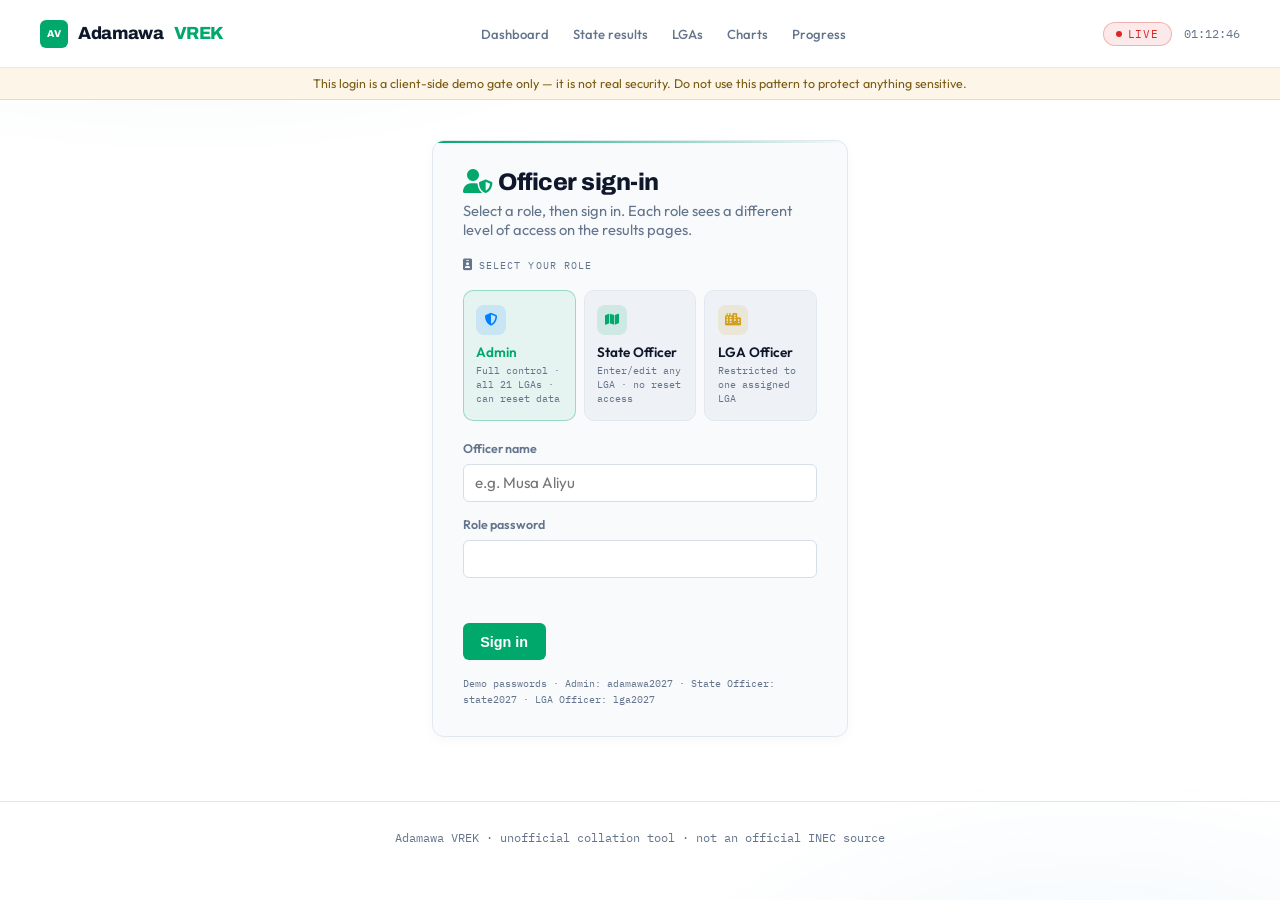
<file: admin-login.html>
<!DOCTYPE html>
<html lang="en">
<head>
<meta charset="UTF-8">
<meta name="viewport" content="width=device-width, initial-scale=1.0">
<title>Admin Login · Adamawa VREK</title>
<link rel="preconnect" href="https://fonts.googleapis.com">
<link href="https://fonts.googleapis.com/css2?family=Archivo:wght@700;800;900&family=IBM+Plex+Mono:wght@400;500;600&family=Outfit:wght@300;400;500;600&display=swap" rel="stylesheet">
<link rel="stylesheet" href="https://cdnjs.cloudflare.com/ajax/libs/font-awesome/6.5.0/css/all.min.css">
<link rel="stylesheet" href="assets/style.css">
<style>
  .role-grid { display: grid; grid-template-columns: repeat(3, 1fr); gap: 8px; }
  .role-tab { padding: 0.9rem 0.8rem; border-radius: 10px; background: var(--surface2); border: 1px solid var(--border); cursor: pointer; transition: all 0.15s; text-align: left; }
  .role-tab:hover { border-color: var(--border2); }
  .role-tab.active { background: rgba(0, 168, 107, 0.07); border-color: rgba(0, 168, 107, 0.35); }
  .role-icon-wrap { width: 30px; height: 30px; border-radius: 8px; display: flex; align-items: center; justify-content: center; font-size: 0.8rem; margin-bottom: 0.5rem; }
  .role-name { font-size: 0.85rem; font-weight: 600; }
  .role-tab.active .role-name { color: var(--accent); }
  .role-scope { font-family: "IBM Plex Mono", monospace; font-size: 0.62rem; color: var(--muted); margin-top: 3px; line-height: 1.4; }
  @media (max-width: 560px) { .role-grid { grid-template-columns: 1fr; } }
</style>
</head>
<body>

<header class="topbar">
<div class="topbar-inner">
    <div class="logo"><div class="logo-mark">AV</div>Adamawa <span>VREK</span></div>
    <nav class="nav-links">
      <a href="index.html">Dashboard</a>
      <a href="state-results.html">State results</a>
      <a href="lga-results.html">LGAs</a>
      <a href="charts.html">Charts</a>
      <a href="progress.html">Progress</a>
    </nav>
    <div class="topbar-right">
      <div class="live-badge"><div class="live-dot"></div>LIVE</div>
      <div class="clock mono" id="clock">--:--:--</div>
    </div>
</div>
</header>

<div class="disclaimer">
  This login is a client-side demo gate only — it is not real security. Do not use this pattern to protect anything sensitive.
</div>

<main class="simple" style="max-width:480px;">
  <div class="card">
    <div class="card-accent-line" style="background: linear-gradient(90deg, var(--accent), transparent);"></div>
    <h1 class="page-title"><i class="fas fa-user-shield" style="color:var(--accent); margin-right:6px;"></i>Officer sign-in</h1>
    <p class="lead" style="margin-top:0.4rem;">Select a role, then sign in. Each role sees a different level of access on the results pages.</p>

    <div class="card-label" style="margin-top:1.2rem;"><i class="fas fa-id-badge"></i>Select your role</div>
    <div class="role-grid" id="role-grid"></div>

    <form id="login-form" style="display:flex; flex-direction:column; gap:0.9rem; margin-top:1.2rem;">
      <div class="field">
        <label for="name" id="name-label">Officer name</label>
        <input id="name" type="text" placeholder="e.g. Musa Aliyu" autocomplete="name" list="lga-hints">
        <datalist id="lga-hints"></datalist>
        <span class="stat-note" id="name-hint" hidden>Your LGA is your identity here — no separate LGA picker. Type your LGA's name (autocomplete will suggest it) and the system assigns you to it automatically.</span>
      </div>
      <div class="field">
        <label for="password">Role password</label>
        <input id="password" type="password" autocomplete="current-password" required>
      </div>
      <p class="error-text" id="error-text"></p>
      <button type="submit" class="primary">Sign in</button>
    </form>

    <p class="stat-note" style="margin-top:1rem; line-height:1.6;">
      Demo passwords &middot; Admin: <span class="mono">adamawa2027</span> &middot;
      State Officer: <span class="mono">state2027</span> &middot;
      LGA Officer: <span class="mono">lga2027</span>
    </p>
  </div>
</main>

<footer class="site-footer">Adamawa VREK &middot; unofficial collation tool &middot; not an official INEC source</footer>

<script src="assets/data.js"></script>
<script src="assets/auth.js"></script>
<script>
  setInterval(function () {
    document.getElementById("clock").textContent = new Date().toLocaleTimeString("en-NG", { hour12: false });
  }, 1000);
  document.getElementById("clock").textContent = new Date().toLocaleTimeString("en-NG", { hour12: false });

  let selectedRole = "admin";

  document.getElementById("role-grid").innerHTML = ROLES.map(function (r, i) {
    return '<div class="role-tab' + (i === 0 ? ' active' : '') + '" data-role="' + r.id + '">' +
      '<div class="role-icon-wrap" style="background:' + r.color + '22; color:' + r.color + '"><i class="fas ' + r.icon + '"></i></div>' +
      '<div class="role-name">' + r.name + '</div>' +
      '<div class="role-scope">' + r.scope + '</div>' +
      '</div>';
  }).join("");

  document.getElementById("lga-hints").innerHTML = LGAS.map(function (lga) {
    return '<option value="' + lga + '">';
  }).join("");

  const nameInput = document.getElementById("name");
  const nameLabel = document.getElementById("name-label");
  const nameHint = document.getElementById("name-hint");

  function selectRole(roleId) {
    selectedRole = roleId;
    document.querySelectorAll(".role-tab").forEach(function (t) {
      t.classList.toggle("active", t.dataset.role === roleId);
    });
    if (roleId === "lga") {
      nameLabel.textContent = "Your LGA";
      nameInput.placeholder = "e.g. Yola North";
      nameHint.hidden = false;
    } else {
      nameLabel.textContent = "Officer name";
      nameInput.placeholder = "e.g. Musa Aliyu";
      nameHint.hidden = true;
    }
  }

  document.querySelectorAll(".role-tab").forEach(function (tab) {
    tab.addEventListener("click", function () { selectRole(tab.dataset.role); });
  });

  document.getElementById("login-form").addEventListener("submit", function (e) {
    e.preventDefault();
    const name = nameInput.value;
    const password = document.getElementById("password").value;

    if (login(selectedRole, name, password)) {
      window.location.href = "dashboard.html";
    } else {
      document.getElementById("error-text").textContent = selectedRole === "lga"
        ? "That LGA name wasn't recognized, or the password is wrong."
        : "Incorrect password for the selected role.";
    }
  });
</script>
</body>
</html>
</file>
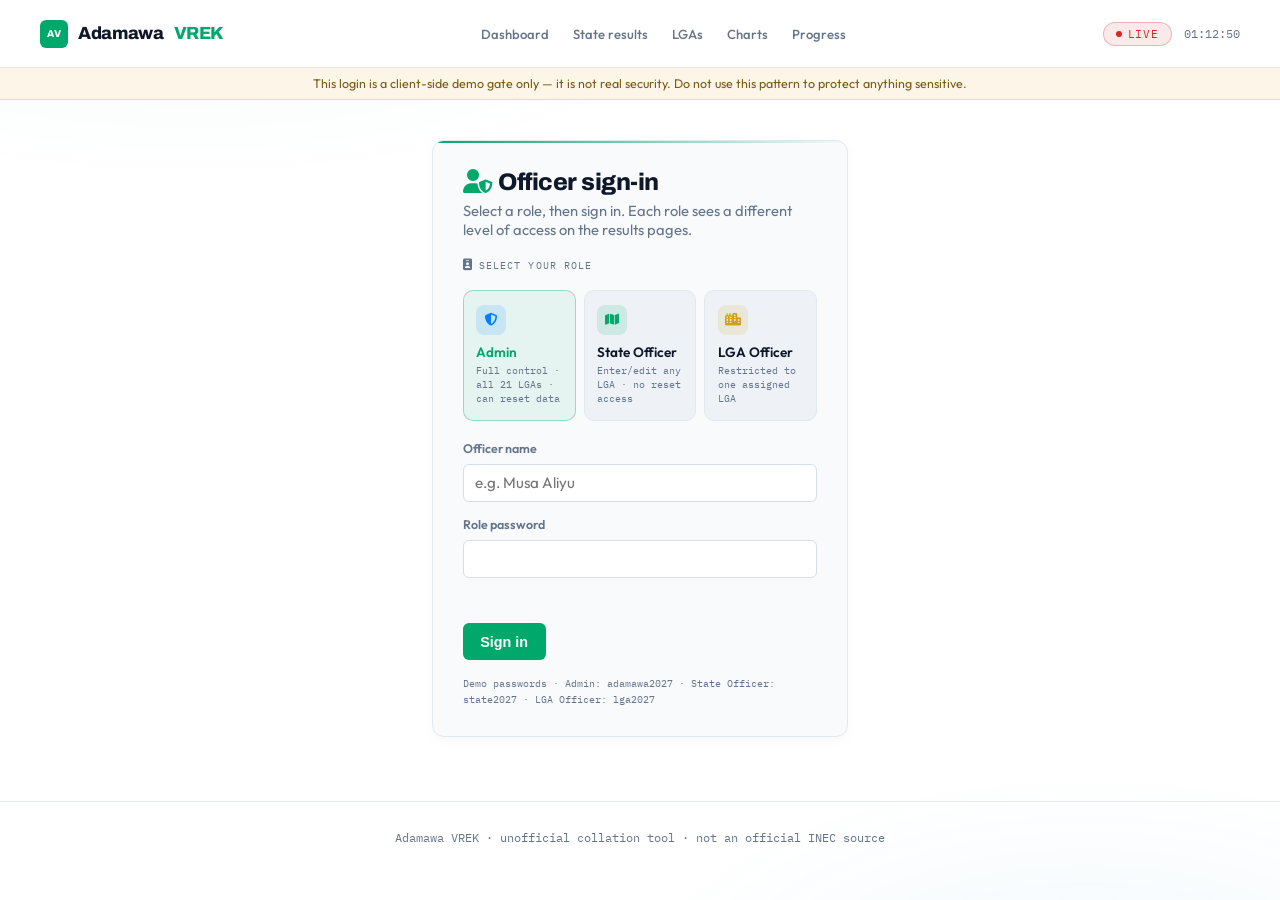
<file: dashboard.html>
<!DOCTYPE html>
<html lang="en">
<head>
<meta charset="UTF-8">
<meta name="viewport" content="width=device-width, initial-scale=1.0">
<title>Officer Dashboard · Adamawa VREK</title>
<link rel="preconnect" href="https://fonts.googleapis.com">
<link href="https://fonts.googleapis.com/css2?family=Archivo:wght@700;800;900&family=IBM+Plex+Mono:wght@400;500;600&family=Outfit:wght@300;400;500;600&display=swap" rel="stylesheet">
<link rel="stylesheet" href="https://cdnjs.cloudflare.com/ajax/libs/font-awesome/6.5.0/css/all.min.css">
<link rel="stylesheet" href="assets/style.css">
</head>
<body>

<header class="topbar">
<div class="topbar-inner">
    <div class="logo"><div class="logo-mark">AV</div>Adamawa <span>VREK</span></div>
    <nav class="nav-links">
      <a href="index.html">Dashboard</a>
      <a href="state-results.html">State results</a>
      <a href="lga-results.html">LGAs</a>
      <a href="charts.html">Charts</a>
      <a href="progress.html">Progress</a>
    </nav>
    <div class="topbar-right">
      <div class="live-badge"><div class="live-dot"></div>LIVE</div>
      <div class="clock mono" id="clock">--:--:--</div>
      <span class="clock mono" id="session-label"></span>
      <a href="#" class="btn-login" id="logout-btn"><i class="fas fa-right-from-bracket"></i> Log out</a>
    </div>
</div>
</header>

<div class="disclaimer">
  Figures below come only from results entered on this device. Nothing here is an official INEC figure.
</div>

<main class="simple">
  <div>
    <h1 class="page-title" id="page-title">Officer dashboard</h1>
    <p class="lead" id="page-lead">Live overview of statewide standings and collation progress, computed only from LGA results that have actually been entered.</p>
  </div>

  <div class="card" id="my-lga-card" hidden>
    <div class="card-accent-line" style="background: linear-gradient(90deg, var(--gold), transparent);"></div>
    <div class="card-label"><i class="fas fa-city" style="color:var(--gold);"></i>Your assigned LGA</div>
    <div id="my-lga-body"></div>
  </div>

  <div class="stat-cards" id="stat-cards" style="grid-column:unset;"></div>

  <div class="card">
    <div class="card-accent-line" style="background: linear-gradient(90deg, var(--accent), transparent);"></div>
    <div class="card-label"><i class="fas fa-trophy" style="color:var(--gold);"></i>Current statewide standings</div>
    <div id="standings-list"></div>
    <a href="state-results.html" style="font-size:0.85rem; color:var(--accent2);">Enter or edit results &rarr;</a>
  </div>
</main>

<footer class="site-footer">Adamawa VREK &middot; unofficial collation tool &middot; not an official INEC source</footer>

<script src="assets/auth.js"></script>
<script src="assets/data.js"></script>
<script>
  requireLogin();
  const session = getSession();

  function updateClock() {
    document.getElementById("clock").textContent = new Date().toLocaleTimeString("en-NG", { hour12: false });
  }
  setInterval(updateClock, 1000);
  updateClock();

  // requireLogin() redirects away when there's no session, but doesn't halt
  // this script — guard the rest so a mid-redirect frame can't throw.
  if (session) {
    document.getElementById("session-label").textContent = session.name + " · " + session.roleName + (session.lga ? " (" + session.lga + ")" : "");

    document.getElementById("logout-btn").addEventListener("click", function (e) {
      e.preventDefault();
      logout();
      window.location.href = "index.html";
    });

    if (session.role === "lga") {
      document.getElementById("page-title").textContent = "LGA Officer dashboard";
      document.getElementById("page-lead").textContent = "You're signed in as the officer for " + session.lga + ". You can enter or edit results for this LGA only; statewide standings below are read-only context.";
      const results = getResults();
      const entry = results[session.lga];
      document.getElementById("my-lga-card").hidden = false;
      document.getElementById("my-lga-body").innerHTML =
        '<p class="lead" style="margin-bottom:0.75rem;">' + session.lga + ' — ' + (entry.reported ? 'reported ' + new Date(entry.updatedAt).toLocaleString() : 'not yet reported') + '</p>' +
        '<a href="state-results.html" class="btn-login" style="display:inline-flex;"><i class="fas fa-pen-to-square"></i> ' + (entry.reported ? 'Edit result' : 'Enter result') + ' for ' + session.lga + '</a>';
    }

    const s = computeStandings();
    const leader = s.standings[0];
    const runnerUp = s.standings[1];

    document.getElementById("stat-cards").innerHTML = `
      <div class="stat-card"><div class="stat-icon green"><i class="fas fa-check-circle"></i></div><div class="stat-num mono">${s.reportedCount} / ${s.totalLgas}</div><div class="stat-label">LGAs reported</div></div>
      <div class="stat-card"><div class="stat-icon gold"><i class="fas fa-vote-yea"></i></div><div class="stat-num mono">${s.grandTotal.toLocaleString()}</div><div class="stat-label">Total votes counted</div></div>
      <div class="stat-card"><div class="stat-icon blue"><i class="fas fa-crown"></i></div><div class="stat-num" style="font-size:1.1rem;">${s.grandTotal > 0 ? leader.name + ' (' + leader.party + ')' : 'No results yet'}</div><div class="stat-label">Leading candidate</div></div>
      <div class="stat-card"><div class="stat-icon grey"><i class="fas fa-arrows-left-right"></i></div><div class="stat-num mono">${s.grandTotal > 0 && runnerUp ? (leader.votes - runnerUp.votes).toLocaleString() : '—'}</div><div class="stat-label">Lead margin (votes)</div></div>
    `;

    document.getElementById("standings-list").innerHTML = s.standings.map((c, i) => `
      <div class="row">
        <div><span class="candidate-name">${i + 1}. ${c.name}</span><span class="pending-badge" style="border-color:var(--border2); color:var(--muted);">${c.party}</span></div>
        <div class="bar-track"><div class="bar-fill" style="width:${c.pct.toFixed(1)}%; background:${PARTY_COLORS[c.id] || 'var(--pending)'}"></div></div>
        <div class="votes">${c.votes.toLocaleString()} votes</div>
        <div class="pct">${c.pct.toFixed(1)}%</div>
      </div>
    `).join("");
  }
</script>
</body>
</html>
</file>
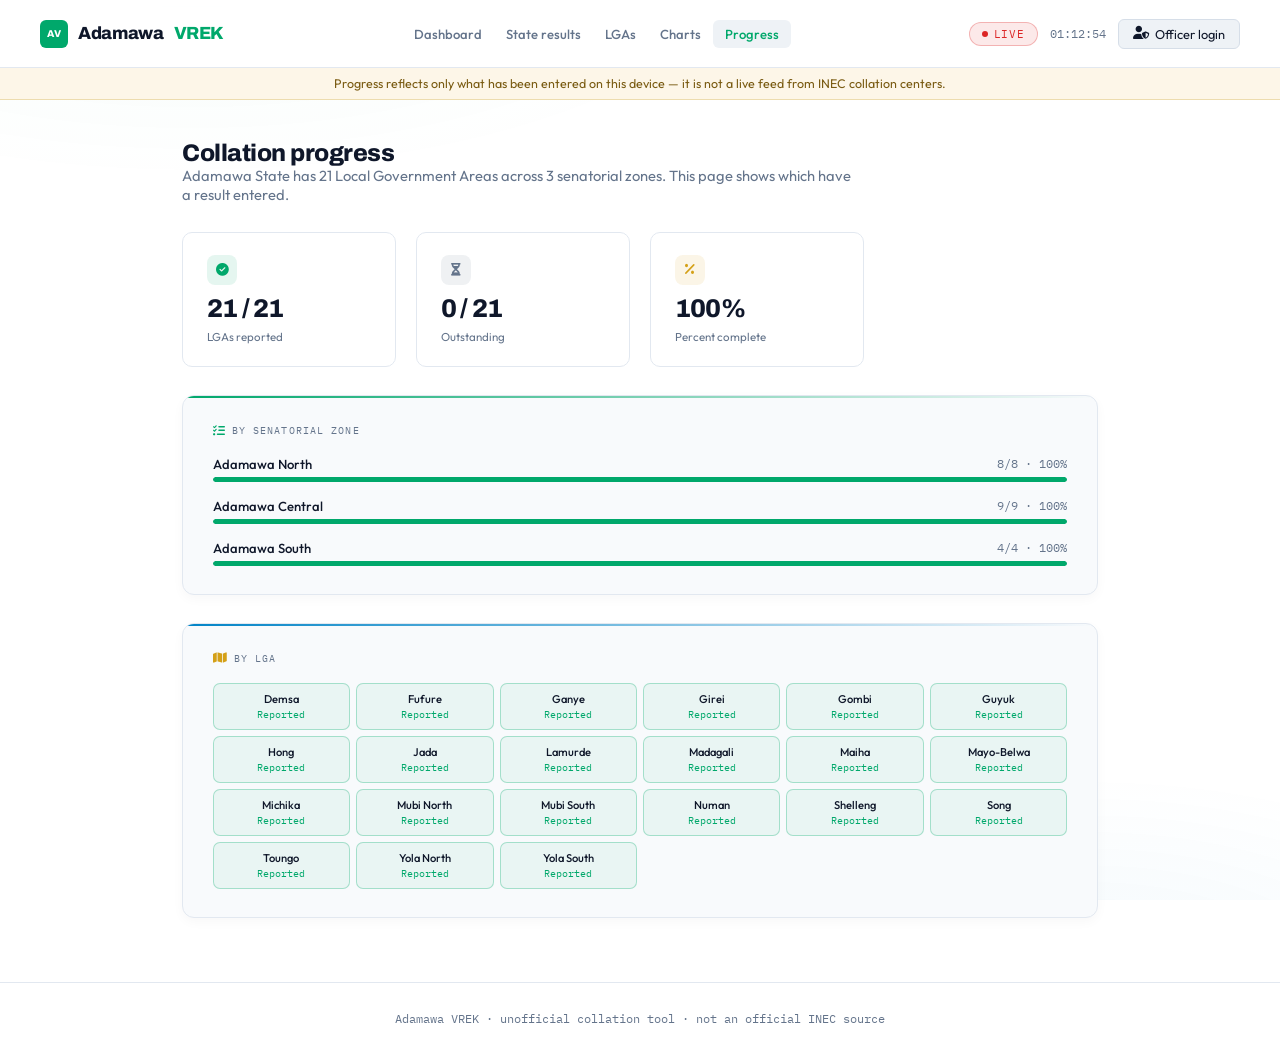
<file: progress.html>
<!DOCTYPE html>
<html lang="en">
<head>
<meta charset="UTF-8">
<meta name="viewport" content="width=device-width, initial-scale=1.0">
<title>Collation Progress · Adamawa VREK</title>
<link rel="preconnect" href="https://fonts.googleapis.com">
<link href="https://fonts.googleapis.com/css2?family=Archivo:wght@700;800;900&family=IBM+Plex+Mono:wght@400;500;600&family=Outfit:wght@300;400;500;600&display=swap" rel="stylesheet">
<link rel="stylesheet" href="https://cdnjs.cloudflare.com/ajax/libs/font-awesome/6.5.0/css/all.min.css">
<link rel="stylesheet" href="assets/style.css">
</head>
<body>

<header class="topbar">
<div class="topbar-inner">
    <div class="logo"><div class="logo-mark">AV</div>Adamawa <span>VREK</span></div>
    <nav class="nav-links">
      <a href="index.html">Dashboard</a>
      <a href="state-results.html">State results</a>
      <a href="lga-results.html">LGAs</a>
      <a href="charts.html">Charts</a>
      <a href="progress.html" class="active">Progress</a>
    </nav>
    <div class="topbar-right">
      <div class="live-badge"><div class="live-dot"></div>LIVE</div>
      <div class="clock mono" id="clock">--:--:--</div>
      <a href="admin-login.html" class="btn-login"><i class="fas fa-user-shield"></i> Officer login</a>
    </div>
</div>
</header>

<div class="disclaimer">
  Progress reflects only what has been entered on this device — it is not a live feed from INEC collation centers.
</div>

<main class="simple">
  <div>
    <h1 class="page-title">Collation progress</h1>
    <p class="lead">Adamawa State has 21 Local Government Areas across 3 senatorial zones. This page shows which have a result entered.</p>
  </div>

  <div class="stat-cards" id="stat-cards" style="grid-column:unset;"></div>

  <div class="card">
    <div class="card-accent-line" style="background: linear-gradient(90deg, var(--accent), transparent);"></div>
    <div class="card-label"><i class="fas fa-tasks" style="color:var(--accent);"></i>By senatorial zone</div>
    <div class="progress-list" id="progress-list"></div>
  </div>

  <div class="card">
    <div class="card-accent-line" style="background: linear-gradient(90deg, var(--accent2), transparent);"></div>
    <div class="card-label"><i class="fas fa-map" style="color:var(--gold);"></i>By LGA</div>
    <div class="states-grid" id="lga-grid"></div>
  </div>
</main>

<footer class="site-footer">Adamawa VREK &middot; unofficial collation tool &middot; not an official INEC source</footer>

<script src="assets/data.js"></script>
<script>
  setInterval(function () {
    document.getElementById("clock").textContent = new Date().toLocaleTimeString("en-NG", { hour12: false });
  }, 1000);
  document.getElementById("clock").textContent = new Date().toLocaleTimeString("en-NG", { hour12: false });

  const results = getResults();
  const reported = LGAS.filter(function (lga) { return results[lga].reported; });
  const pct = Math.round((reported.length / LGAS.length) * 100);

  document.getElementById("stat-cards").innerHTML = `
    <div class="stat-card"><div class="stat-icon green"><i class="fas fa-check-circle"></i></div><div class="stat-num mono">${reported.length} / ${LGAS.length}</div><div class="stat-label">LGAs reported</div></div>
    <div class="stat-card"><div class="stat-icon grey"><i class="fas fa-hourglass-half"></i></div><div class="stat-num mono">${LGAS.length - reported.length} / ${LGAS.length}</div><div class="stat-label">Outstanding</div></div>
    <div class="stat-card"><div class="stat-icon gold"><i class="fas fa-percent"></i></div><div class="stat-num mono">${pct}%</div><div class="stat-label">Percent complete</div></div>
  `;

  const zones = zoneProgress();
  document.getElementById("progress-list").innerHTML = zones.map(z => `
    <div class="prog-item">
      <div class="prog-header"><span class="prog-name">${z.name}</span><span class="prog-pct mono">${z.reported}/${z.total} &middot; ${z.pct}%</span></div>
      <div class="prog-bar"><div class="prog-fill" style="width:${z.pct}%"></div></div>
    </div>
  `).join("");

  document.getElementById("lga-grid").innerHTML = LGAS.map(function (lga) {
    const entry = results[lga];
    return '<a class="state-chip' + (entry.reported ? ' reported' : '') + '" href="lga-results.html?lga=' + encodeURIComponent(lga) + '"><div class="state-chip-name">' + lga + '</div><div class="state-chip-pct">' + (entry.reported ? 'Reported' : 'Pending') + '</div></a>';
  }).join("");
</script>
</body>
</html>
</file>
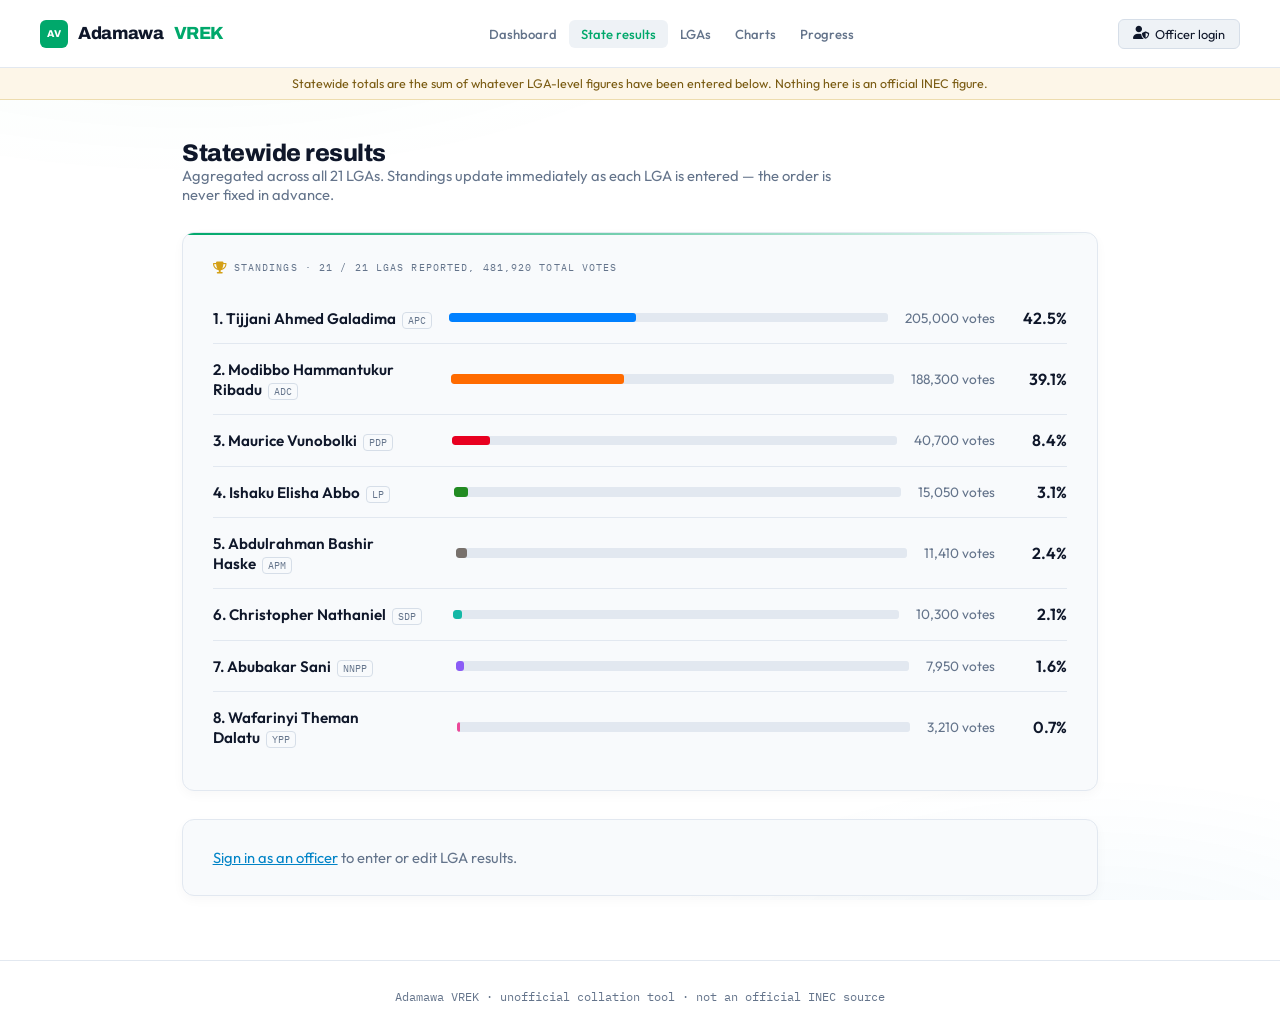
<file: state-results.html>
<!DOCTYPE html>
<html lang="en">
<head>
<meta charset="UTF-8">
<meta name="viewport" content="width=device-width, initial-scale=1.0">
<title>State Results · Adamawa VREK</title>
<link rel="preconnect" href="https://fonts.googleapis.com">
<link href="https://fonts.googleapis.com/css2?family=Archivo:wght@700;800;900&family=IBM+Plex+Mono:wght@400;500;600&family=Outfit:wght@300;400;500;600&display=swap" rel="stylesheet">
<link rel="stylesheet" href="https://cdnjs.cloudflare.com/ajax/libs/font-awesome/6.5.0/css/all.min.css">
<link rel="stylesheet" href="assets/style.css">
</head>
<body>

<header class="topbar">
<div class="topbar-inner">
    <div class="logo"><div class="logo-mark">AV</div>Adamawa <span>VREK</span></div>
    <nav class="nav-links">
      <a href="index.html">Dashboard</a>
      <a href="state-results.html" class="active">State results</a>
      <a href="lga-results.html">LGAs</a>
      <a href="charts.html">Charts</a>
      <a href="progress.html">Progress</a>
    </nav>
    <div class="topbar-right" id="session-box"></div>
</div>
</header>

<div class="disclaimer">
  Statewide totals are the sum of whatever LGA-level figures have been entered below. Nothing here is an official INEC figure.
</div>

<main class="simple">
  <div>
    <h1 class="page-title">Statewide results</h1>
    <p class="lead">Aggregated across all 21 LGAs. Standings update immediately as each LGA is entered — the order is never fixed in advance.</p>
  </div>

  <div class="card">
    <div class="card-accent-line" style="background: linear-gradient(90deg, var(--accent), transparent);"></div>
    <div class="card-label" id="totals-line"><i class="fas fa-trophy" style="color:var(--gold);"></i>Standings</div>
    <div id="standings-list"></div>
  </div>

  <div class="card" id="entry-section" hidden>
    <div class="card-accent-line" style="background: linear-gradient(90deg, var(--accent2), transparent);"></div>
    <div class="card-label" id="entry-label"><i class="fas fa-pen-to-square" style="color:var(--accent2);"></i>Enter LGA result</div>
    <form id="entry-form" style="display:flex; flex-direction:column; gap:1rem;">
      <div class="field">
        <label for="lga-select">Local Government Area</label>
        <select id="lga-select"></select>
      </div>
      <div class="field-grid" id="candidate-inputs"></div>
      <div style="display:flex; gap:0.75rem; flex-wrap:wrap;">
        <button type="submit" class="primary">Save result</button>
        <button type="button" class="secondary" id="demo-btn">Load sample data (all 21 LGAs)</button>
        <button type="button" class="secondary" id="reset-btn">Reset all results</button>
      </div>
      <p class="error-text" id="save-msg"></p>
    </form>
  </div>

  <div class="card" id="locked-notice">
    <p class="lead"><a href="admin-login.html" style="color:var(--accent2);">Sign in as an officer</a> to enter or edit LGA results.</p>
  </div>
</main>

<footer class="site-footer">Adamawa VREK &middot; unofficial collation tool &middot; not an official INEC source</footer>

<script src="assets/auth.js"></script>
<script src="assets/data.js"></script>
<script>
  const sessionBox = document.getElementById("session-box");
  const session = getSession();
  if (session) {
    sessionBox.innerHTML =
      '<span class="clock mono">' + session.name + ' &middot; ' + session.roleName + (session.lga ? ' (' + session.lga + ')' : '') + '</span> ' +
      '<a href="#" class="btn-login" id="logout-btn"><i class="fas fa-right-from-bracket"></i> Log out</a>';
    document.getElementById("logout-btn").addEventListener("click", function (e) {
      e.preventDefault();
      logout();
      window.location.reload();
    });
    document.getElementById("entry-section").hidden = false;
    document.getElementById("locked-notice").hidden = true;
    document.getElementById("entry-label").innerHTML =
      '<i class="fas fa-pen-to-square" style="color:var(--accent2);"></i>Enter LGA result &middot; ' +
      (session.lga ? 'restricted to ' + session.lga : 'any LGA');
    if (!canReset()) {
      document.getElementById("reset-btn").hidden = true;
      document.getElementById("demo-btn").hidden = true;
    }
  } else {
    sessionBox.innerHTML = '<a href="admin-login.html" class="btn-login"><i class="fas fa-user-shield"></i> Officer login</a>';
  }

  function renderStandings() {
    const data = computeStandings();
    document.getElementById("totals-line").innerHTML =
      '<i class="fas fa-trophy" style="color:var(--gold);"></i>Standings &middot; ' +
      data.reportedCount + ' / ' + data.totalLgas + ' LGAs reported, ' + data.grandTotal.toLocaleString() + ' total votes';

    const list = document.getElementById("standings-list");
    list.innerHTML = "";
    data.standings.forEach(function (c, i) {
      const row = document.createElement("div");
      row.className = "row";
      row.innerHTML =
        '<div><span class="candidate-name">' + (i + 1) + '. ' + c.name + '</span>' +
        '<span class="pending-badge" style="border-color:var(--border2); color:var(--muted);">' + c.party + '</span>' +
        (c.status === "pending" ? '<span class="pending-badge">PENDING</span>' : '') + '</div>' +
        '<div class="bar-track"><div class="bar-fill" style="width:' + c.pct.toFixed(1) + '%; background:' + (PARTY_COLORS[c.id] || 'var(--pending)') + '"></div></div>' +
        '<div class="votes">' + c.votes.toLocaleString() + ' votes</div>' +
        '<div class="pct">' + c.pct.toFixed(1) + '%</div>';
      list.appendChild(row);
    });
  }

  function populateForm() {
    const select = document.getElementById("lga-select");
    const allowedLgas = (session && session.lga) ? [session.lga] : LGAS;
    allowedLgas.forEach(function (lga) {
      const opt = document.createElement("option");
      opt.value = lga;
      opt.textContent = lga;
      select.appendChild(opt);
    });
    if (session && session.lga) select.disabled = true;

    const inputsWrap = document.getElementById("candidate-inputs");
    CANDIDATES.forEach(function (c) {
      const field = document.createElement("div");
      field.className = "field";
      field.innerHTML =
        '<label for="votes-' + c.id + '">' + c.name + ' (' + c.party + ')</label>' +
        '<input type="number" min="0" step="1" id="votes-' + c.id + '" value="0">';
      inputsWrap.appendChild(field);
    });

    select.addEventListener("change", loadExistingForLga);
    loadExistingForLga();
  }

  function loadExistingForLga() {
    const lga = document.getElementById("lga-select").value;
    const results = getResults();
    const entry = results[lga];
    CANDIDATES.forEach(function (c) {
      document.getElementById("votes-" + c.id).value = (entry && entry.votes[c.id]) || 0;
    });
  }

  if (document.getElementById("entry-form")) {
    populateForm();
    document.getElementById("entry-form").addEventListener("submit", function (e) {
      e.preventDefault();
      const lga = document.getElementById("lga-select").value;
      const votes = {};
      CANDIDATES.forEach(function (c) {
        votes[c.id] = Number(document.getElementById("votes-" + c.id).value) || 0;
      });
      setLgaResult(lga, votes, actorLabel());
      document.getElementById("save-msg").style.color = "var(--accent)";
      document.getElementById("save-msg").textContent = "Saved " + lga + ".";
      renderStandings();
    });

    document.getElementById("demo-btn").addEventListener("click", function () {
      seedDemoData();
      loadExistingForLga();
      renderStandings();
      document.getElementById("save-msg").style.color = "var(--accent)";
      document.getElementById("save-msg").textContent = "Sample data loaded for all 21 LGAs.";
    });

    document.getElementById("reset-btn").addEventListener("click", function () {
      if (confirm("Reset all entered results back to zero?")) {
        resetAllResults();
        loadExistingForLga();
        renderStandings();
      }
    });
  }

  renderStandings();
</script>
</body>
</html>
</file>
<file: assets/style.css>
:root {
  --bg: #ffffff;
  --surface: #f8fafc;
  --surface2: #eef2f6;

  --border: #e2e8f0;
  --border2: #d6dee8;

  --text: #0f172a;
  --muted: #64748b;

  --accent: #00a86b;
  --accent2: #0284c7;

  --gold: #d4a017;
  --red: #dc2626;
  --green: #16a34a;

  --apc: #0080ff;
  --adc: #ff6b00;
  --pdp: #e80020;
  --lp: #228b22;
  --nnpp: #8b5cf6;
  --pending: #94a3b8;
}

*, *::before, *::after { box-sizing: border-box; margin: 0; padding: 0; }

/* Author rules like `.field { display: flex }` are equal-specificity to the
   browser's own [hidden] rule and win the cascade, silently un-hiding
   elements toggled via the `hidden` attribute. Force it to always win. */
[hidden] { display: none !important; }

html { scroll-behavior: smooth; }

body {
  background: var(--bg);
  color: var(--text);
  font-family: "Outfit", sans-serif;
  font-weight: 400;
  min-height: 100vh;
  position: relative;
}

body::before {
  content: "";
  position: fixed;
  inset: 0;
  background-image:
    radial-gradient(ellipse 80% 50% at 15% -10%, rgba(0, 168, 107, 0.05) 0%, transparent 60%),
    radial-gradient(ellipse 60% 40% at 85% 110%, rgba(2, 132, 199, 0.05) 0%, transparent 60%);
  pointer-events: none;
  z-index: 0;
}

.topbar, .ticker, .disclaimer, main, footer.site-footer { position: relative; z-index: 1; }

.mono { font-family: "IBM Plex Mono", ui-monospace, monospace; font-variant-numeric: tabular-nums; }

/* ── TOPBAR ── */

.topbar {
  position: sticky;
  top: 0;
  z-index: 100;
  height: 68px;
  background: rgba(255, 255, 255, 0.9);
  backdrop-filter: blur(16px);
  border-bottom: 1px solid var(--border);
}

/* The bar itself is full-bleed; its contents stay boxed at the same width
   as .content/.hero-inner so nav items don't drift apart into empty space
   on a wide or ultrawide screen. */
.topbar-inner {
  max-width: 1320px;
  height: 100%;
  margin: 0 auto;
  padding: 0 2.5rem;
  display: flex;
  align-items: center;
  justify-content: space-between;
  gap: 1rem;
  flex-wrap: wrap;
}

.logo { display: flex; align-items: center; gap: 10px; font-family: "Archivo", sans-serif; font-weight: 800; font-size: 1.1rem; letter-spacing: -0.02em; }

.logo-mark { width: 28px; height: 28px; background: var(--accent); border-radius: 6px; display: flex; align-items: center; justify-content: center; font-size: 0.62rem; font-weight: 800; color: #fff; flex-shrink: 0; }

.logo span { color: var(--accent); }

.live-badge {
  display: flex; align-items: center; gap: 6px;
  background: rgba(220, 38, 38, 0.1); border: 1px solid rgba(220, 38, 38, 0.28);
  border-radius: 20px; padding: 4px 12px;
  font-family: "IBM Plex Mono", monospace; font-size: 0.66rem;
  color: var(--red); letter-spacing: 0.08em; text-transform: uppercase;
}

.live-dot { width: 6px; height: 6px; background: var(--red); border-radius: 50%; animation: pulse 1.4s ease infinite; }

@keyframes pulse { 0%, 100% { opacity: 1; transform: scale(1); } 50% { opacity: 0.4; transform: scale(0.7); } }

.nav-links { display: flex; gap: 0; flex-wrap: wrap; }
.nav-links a { color: var(--muted); text-decoration: none; font-size: 0.82rem; padding: 6px 12px; border-radius: 6px; font-weight: 500; }
.nav-links a:hover, .nav-links a.active { color: var(--text); background: var(--surface2); }
.nav-links a.active { color: var(--accent); }

.topbar-right { display: flex; align-items: center; gap: 12px; }
.clock { font-family: "IBM Plex Mono", monospace; font-size: 0.72rem; color: var(--muted); }
.btn-login {
  background: var(--surface2); border: 1px solid var(--border2); color: var(--text);
  padding: 6px 14px; border-radius: 6px; font-size: 0.8rem; cursor: pointer;
  font-family: "Outfit", sans-serif; text-decoration: none; display: inline-flex; align-items: center; gap: 6px;
}
.btn-login:hover { border-color: var(--accent); color: var(--accent); }

/* ── TICKER ── */

.ticker {
  background: #ffffff; border-bottom: 1px solid var(--border);
  overflow: hidden; white-space: nowrap; padding: 8px 0; position: relative;
}
.ticker::before, .ticker::after { content: ""; position: absolute; top: 0; bottom: 0; width: 80px; z-index: 2; }
.ticker::before { left: 0; background: linear-gradient(to right, #ffffff, transparent); }
.ticker::after { right: 0; background: linear-gradient(to left, #ffffff, transparent); }
.ticker-inner { display: inline-flex; gap: 3rem; animation: ticker 32s linear infinite; }
@keyframes ticker { 0% { transform: translateX(0); } 100% { transform: translateX(-50%); } }
.tick-item { font-family: "IBM Plex Mono", monospace; font-size: 0.7rem; color: var(--muted); }
.tick-item .tick-party { font-weight: 500; color: var(--text); }
.tick-item .tick-votes { color: var(--accent); }

/* ── HERO ── */

.hero { padding: 3rem 2.5rem 2.5rem; border-bottom: 1px solid var(--border); }
.hero-inner { max-width: 1320px; margin: 0 auto; display: flex; align-items: flex-end; justify-content: space-between; flex-wrap: wrap; gap: 1.5rem; }
.hero-title { font-family: "Archivo", sans-serif; font-size: clamp(1.5rem, 3vw, 2.2rem); font-weight: 800; line-height: 1.1; letter-spacing: -0.02em; }
.hero-title span { color: var(--accent); }
.hero-sub { color: var(--muted); font-size: 0.86rem; margin-top: 6px; font-weight: 300; }
.election-meta { display: flex; gap: 2rem; flex-wrap: wrap; }
.meta-item { text-align: right; }
.meta-label { font-size: 0.66rem; color: var(--muted); text-transform: uppercase; letter-spacing: 0.1em; font-family: "IBM Plex Mono", monospace; }
.meta-value { font-family: "Archivo", sans-serif; font-size: 1.2rem; font-weight: 700; margin-top: 2px; }
.meta-value.accent { color: var(--accent); }
.meta-value.gold { color: var(--gold); }

/* ── LEADING BANNER ── */

.leading-banner-wrap { background: var(--surface); border-bottom: 1px solid var(--border); padding: 0 2rem; }
.leading-banner { max-width: 1320px; margin: 0 auto; padding: 1rem 0; }
.leading-box {
  border-radius: 14px; padding: 1.1rem 1.5rem; display: flex; align-items: center; gap: 1.5rem;
  position: relative; overflow: hidden; flex-wrap: wrap;
  background: linear-gradient(135deg, rgba(148, 163, 184, 0.08), rgba(255, 255, 255, 0.9));
  border: 1px solid var(--border2);
}
.leading-box.has-leader { background: linear-gradient(135deg, var(--leader-tint, rgba(0,168,107,0.08)), rgba(255, 255, 255, 0.9)); border-color: var(--leader-border, rgba(0,168,107,0.25)); }
.leading-box::before { content: ""; position: absolute; top: 0; left: 0; right: 0; height: 2px; background: linear-gradient(90deg, var(--leader-color, var(--muted)), transparent 70%); }
.leading-crown {
  width: 46px; height: 46px; border-radius: 12px; display: flex; align-items: center; justify-content: center;
  flex-shrink: 0; font-size: 1.2rem; color: var(--leader-color, var(--muted));
  background: var(--leader-tint, rgba(148,163,184,0.12)); border: 1px solid var(--leader-border, rgba(148,163,184,0.25));
}
.leading-info { flex: 1; min-width: 200px; }
.leading-eyebrow { font-family: "IBM Plex Mono", monospace; font-size: 0.6rem; text-transform: uppercase; letter-spacing: 0.12em; color: var(--leader-color, var(--muted)); margin-bottom: 4px; }
.leading-party-name { font-family: "Archivo", sans-serif; font-size: 1.4rem; font-weight: 800; letter-spacing: -0.02em; line-height: 1; }
.leading-detail { font-size: 0.8rem; color: var(--muted); margin-top: 4px; }
.leading-stats { display: flex; gap: 1.75rem; align-items: center; flex-shrink: 0; }
.leading-pct { text-align: center; }
.leading-pct-num { font-family: "Archivo", sans-serif; font-size: 2rem; font-weight: 800; color: var(--leader-color, var(--muted)); letter-spacing: -0.03em; line-height: 1; }
.leading-pct-label { font-family: "IBM Plex Mono", monospace; font-size: 0.58rem; color: var(--muted); text-transform: uppercase; letter-spacing: 0.08em; }
.leading-margin { background: rgba(0, 168, 107, 0.08); border: 1px solid rgba(0, 168, 107, 0.2); border-radius: 8px; padding: 0.55rem 0.9rem; text-align: center; }
.leading-margin-num { font-family: "Archivo", sans-serif; font-size: 1.05rem; font-weight: 700; color: var(--accent); }
.leading-margin-label { font-size: 0.66rem; color: var(--muted); white-space: nowrap; }
.leading-pulse { width: 9px; height: 9px; border-radius: 50%; background: var(--leader-color, var(--muted)); animation: pulse 1.4s ease infinite; flex-shrink: 0; }

/* ── LAYOUT / CONTENT GRID ── */

.content { max-width: 1320px; margin: 0 auto; padding: 2.25rem 2rem 3.5rem; display: grid; grid-template-columns: 1fr 1fr 1fr; gap: 1.5rem; }

main.simple { max-width: 980px; margin: 0 auto; padding: 2.5rem 2rem 4rem; display: flex; flex-direction: column; gap: 1.75rem; }

.disclaimer { background: #fdf6e8; border-bottom: 1px solid #eddcae; color: #7a5b12; font-size: 0.78rem; padding: 0.5rem 1.5rem; text-align: center; }

h1.page-title { font-family: "Archivo", sans-serif; font-size: 1.5rem; font-weight: 800; letter-spacing: -0.02em; }
p.lead { color: var(--muted); max-width: 68ch; font-size: 0.92rem; }

/* ── CARDS ── */

.card { background: var(--surface); border: 1px solid var(--border); border-radius: 12px; padding: 1.75rem 1.85rem; position: relative; overflow: hidden; box-shadow: 0 4px 12px rgba(0,0,0,0.03); transition: border-color 0.2s; }
.card:hover { border-color: var(--border2); }
.card-accent-line { position: absolute; top: 0; left: 0; right: 0; height: 2px; }
.card-label { font-family: "IBM Plex Mono", monospace; font-size: 0.63rem; text-transform: uppercase; letter-spacing: 0.11em; color: var(--muted); margin-bottom: 1.15rem; display: flex; align-items: center; gap: 6px; }
.card-label i { font-size: 0.75rem; }

/* STAT CARDS */

.stat-cards { grid-column: 1 / -1; display: grid; grid-template-columns: repeat(4, 1fr); gap: 1.25rem; }
.stat-card { background: #fff; border: 1px solid var(--border); border-radius: 10px; padding: 1.4rem 1.5rem; display: flex; flex-direction: column; gap: 5px; }
.stat-icon { width: 30px; height: 30px; border-radius: 8px; display: flex; align-items: center; justify-content: center; margin-bottom: 6px; font-size: 0.8rem; }
.stat-icon.green { background: rgba(0, 168, 107, 0.1); color: var(--accent); }
.stat-icon.blue { background: rgba(2, 132, 199, 0.1); color: var(--accent2); }
.stat-icon.gold { background: rgba(212, 160, 23, 0.1); color: var(--gold); }
.stat-icon.grey { background: rgba(100, 116, 139, 0.1); color: var(--muted); }
.stat-num { font-family: "Archivo", sans-serif; font-size: 1.6rem; font-weight: 800; letter-spacing: -0.03em; line-height: 1; }
.stat-label { font-size: 0.72rem; color: var(--muted); margin-top: 2px; }
.stat-note { font-family: "IBM Plex Mono", monospace; font-size: 0.62rem; color: var(--muted); margin-top: 2px; }

/* PARTY TABLE */

.party-card { grid-column: 1 / 3; }
.party-table { width: 100%; border-collapse: collapse; }
.party-table th { font-family: "IBM Plex Mono", monospace; font-size: 0.58rem; text-transform: uppercase; letter-spacing: 0.1em; color: var(--muted); text-align: left; padding: 0 0 10px; border-bottom: 1px solid var(--border); }
.party-table th:not(:first-child) { text-align: right; }
.party-table td { padding: 15px 0; border-bottom: 1px solid var(--border); font-size: 0.85rem; vertical-align: middle; }
.party-table td:not(:first-child) { text-align: right; }
.party-table tr:last-child td { border-bottom: none; }
.party-name-cell { display: flex; align-items: center; gap: 10px; font-weight: 500; }
.party-dot { width: 10px; height: 10px; border-radius: 50%; flex-shrink: 0; }
.votes-num { font-family: "IBM Plex Mono", monospace; font-size: 0.85rem; }
.bar-wrap { display: flex; align-items: center; gap: 8px; justify-content: flex-end; }
.mini-bar { width: 76px; height: 4px; background: var(--border); border-radius: 2px; overflow: hidden; }
.mini-bar-fill { height: 100%; border-radius: 2px; transition: width 1.2s ease; }
.pct-label { font-family: "IBM Plex Mono", monospace; font-size: 0.72rem; color: var(--muted); min-width: 34px; text-align: right; }
.pending-badge { font-size: 0.6rem; color: var(--pending); font-family: "IBM Plex Mono", monospace; border: 1px solid var(--border2); border-radius: 4px; padding: 1px 5px; margin-left: 6px; }

/* DONUT CHART CARD */

.chart-card { grid-column: 3 / 4; }
.chart-wrap { position: relative; height: 190px; display: flex; align-items: center; justify-content: center; margin: 0.75rem 0; }
.chart-center { position: absolute; text-align: center; pointer-events: none; }
.chart-center-num { font-family: "Archivo", sans-serif; font-size: 1.3rem; font-weight: 800; letter-spacing: -0.03em; }
.chart-center-label { font-size: 0.62rem; color: var(--muted); font-family: "IBM Plex Mono", monospace; text-transform: uppercase; letter-spacing: 0.08em; }
.chart-legend { display: flex; flex-direction: column; gap: 7px; margin-top: 0.6rem; }
.legend-item { display: flex; align-items: center; justify-content: space-between; font-size: 0.78rem; }
.legend-left { display: flex; align-items: center; gap: 8px; }
.legend-dot { width: 8px; height: 8px; border-radius: 2px; flex-shrink: 0; }
.legend-pct { font-family: "IBM Plex Mono", monospace; font-size: 0.72rem; color: var(--muted); }

/* PROGRESS CARD */

.progress-card { grid-column: 1 / 2; }
.progress-list { display: flex; flex-direction: column; gap: 16px; }
.prog-header { display: flex; justify-content: space-between; margin-bottom: 5px; }
.prog-name { font-size: 0.82rem; font-weight: 500; }
.prog-pct { font-family: "IBM Plex Mono", monospace; font-size: 0.75rem; color: var(--muted); }
.prog-bar { height: 5px; background: var(--border); border-radius: 3px; overflow: hidden; }
.prog-fill { height: 100%; border-radius: 3px; background: var(--accent); transition: width 1.2s ease; }

/* ACTIVITY / TRANSPARENCY FEED */

.incident-card { grid-column: 2 / 4; }
.incident-list { display: flex; flex-direction: column; }
.incident-item { display: flex; gap: 14px; padding: 14px 0; border-bottom: 1px solid var(--border); align-items: flex-start; }
.incident-item:last-child { border-bottom: none; }
.inc-icon { width: 28px; height: 28px; border-radius: 7px; display: flex; align-items: center; justify-content: center; font-size: 0.74rem; flex-shrink: 0; margin-top: 1px; }
.inc-icon.ok { background: rgba(0, 168, 107, 0.12); color: var(--accent); }
.inc-icon.info { background: rgba(2, 132, 199, 0.12); color: var(--accent2); }
.inc-title { font-size: 0.82rem; font-weight: 500; margin-bottom: 2px; }
.inc-meta { font-family: "IBM Plex Mono", monospace; font-size: 0.64rem; color: var(--muted); }
.empty-note { color: var(--muted); font-size: 0.85rem; }

/* LGA GRID */

.states-card { grid-column: 1 / -1; }
.states-grid { display: grid; grid-template-columns: repeat(auto-fill, minmax(120px, 1fr)); gap: 6px; }
.state-chip {
  background: var(--surface2); border: 1px solid var(--border); border-radius: 7px;
  padding: 8px 10px; text-align: center; transition: border-color 0.15s, background 0.15s, transform 0.15s;
  display: block; text-decoration: none; color: inherit; cursor: pointer;
}
.state-chip:hover { border-color: var(--accent2); transform: translateY(-1px); }
.state-chip.reported { border-color: rgba(0, 168, 107, 0.3); background: rgba(0, 168, 107, 0.06); }
.state-chip-name { font-size: 0.7rem; font-weight: 500; white-space: nowrap; overflow: hidden; text-overflow: ellipsis; }
.state-chip-pct { font-family: "IBM Plex Mono", monospace; font-size: 0.62rem; color: var(--muted); margin-top: 2px; }
.state-chip.reported .state-chip-pct { color: var(--accent); }

/* ── forms (login / result entry) ── */

label { display: block; font-size: 0.78rem; font-weight: 600; color: var(--muted); margin-bottom: 0.3rem; }
input, select {
  width: 100%; padding: 0.55rem 0.7rem; border: 1px solid var(--border2); border-radius: 6px;
  font-size: 0.95rem; font-family: inherit; background: #fff; color: var(--text);
}
.field { display: flex; flex-direction: column; gap: 0.2rem; }
.field-grid { display: grid; grid-template-columns: repeat(auto-fit, minmax(160px, 1fr)); gap: 0.9rem; }

button.primary { background: var(--accent); color: #fff; border: none; border-radius: 6px; padding: 0.65rem 1.1rem; font-size: 0.9rem; font-weight: 600; cursor: pointer; align-self: flex-start; }
button.primary:hover { filter: brightness(0.92); }
button.secondary { background: transparent; border: 1px solid var(--border2); color: var(--muted); border-radius: 6px; padding: 0.5rem 0.9rem; font-size: 0.85rem; cursor: pointer; }
.error-text { color: var(--red); font-size: 0.85rem; min-height: 1.2em; }

/* misc rows used on state/lga result pages */

.row { display: grid; grid-template-columns: minmax(160px, 1fr) minmax(140px, 2fr) auto auto; align-items: center; gap: 1.1rem; padding: 0.95rem 0; border-top: 1px solid var(--border); }
.row:first-of-type { border-top: none; }
.candidate-name { font-weight: 600; font-size: 0.95rem; }
.votes { text-align: right; color: var(--muted); font-size: 0.85rem; white-space: nowrap; }
.pct { text-align: right; font-weight: 600; min-width: 3.4rem; }

footer.site-footer { text-align: center; padding: 1.75rem; border-top: 1px solid var(--border); color: var(--muted); font-size: 0.75rem; font-family: "IBM Plex Mono", monospace; }

/* ── ANIMATIONS ── */

@keyframes fadeUp { from { opacity: 0; transform: translateY(10px); } to { opacity: 1; transform: translateY(0); } }
.card, .stat-card { animation: fadeUp 0.4s ease both; }

/* ── RESPONSIVE ── */

@media (max-width: 1100px) {
  .content { grid-template-columns: 1fr 1fr; }
  .party-card { grid-column: 1 / -1; }
  .chart-card { grid-column: 1 / 2; }
  .progress-card { grid-column: 2 / 3; }
  .incident-card { grid-column: 1 / -1; }
  .stat-cards { grid-template-columns: repeat(2, 1fr); }
}
@media (max-width: 700px) {
  .content { grid-template-columns: 1fr; padding: 1rem; }
  .party-card, .chart-card, .progress-card, .incident-card { grid-column: 1; }
  .hero-inner { flex-direction: column; align-items: flex-start; }
  .election-meta { flex-direction: row; }
  .meta-item { text-align: left; }
  .nav-links { display: none; }
  .row { grid-template-columns: 1fr auto; row-gap: 0.5rem; }
  .row .bar-track { grid-column: 1 / -1; }
  .votes { display: none; }
}

.bar-track { position: relative; height: 0.6rem; background: var(--border); border-radius: 3px; overflow: hidden; }
.bar-fill { position: absolute; inset: 0; background: var(--accent); border-radius: 3px; }
</file>
